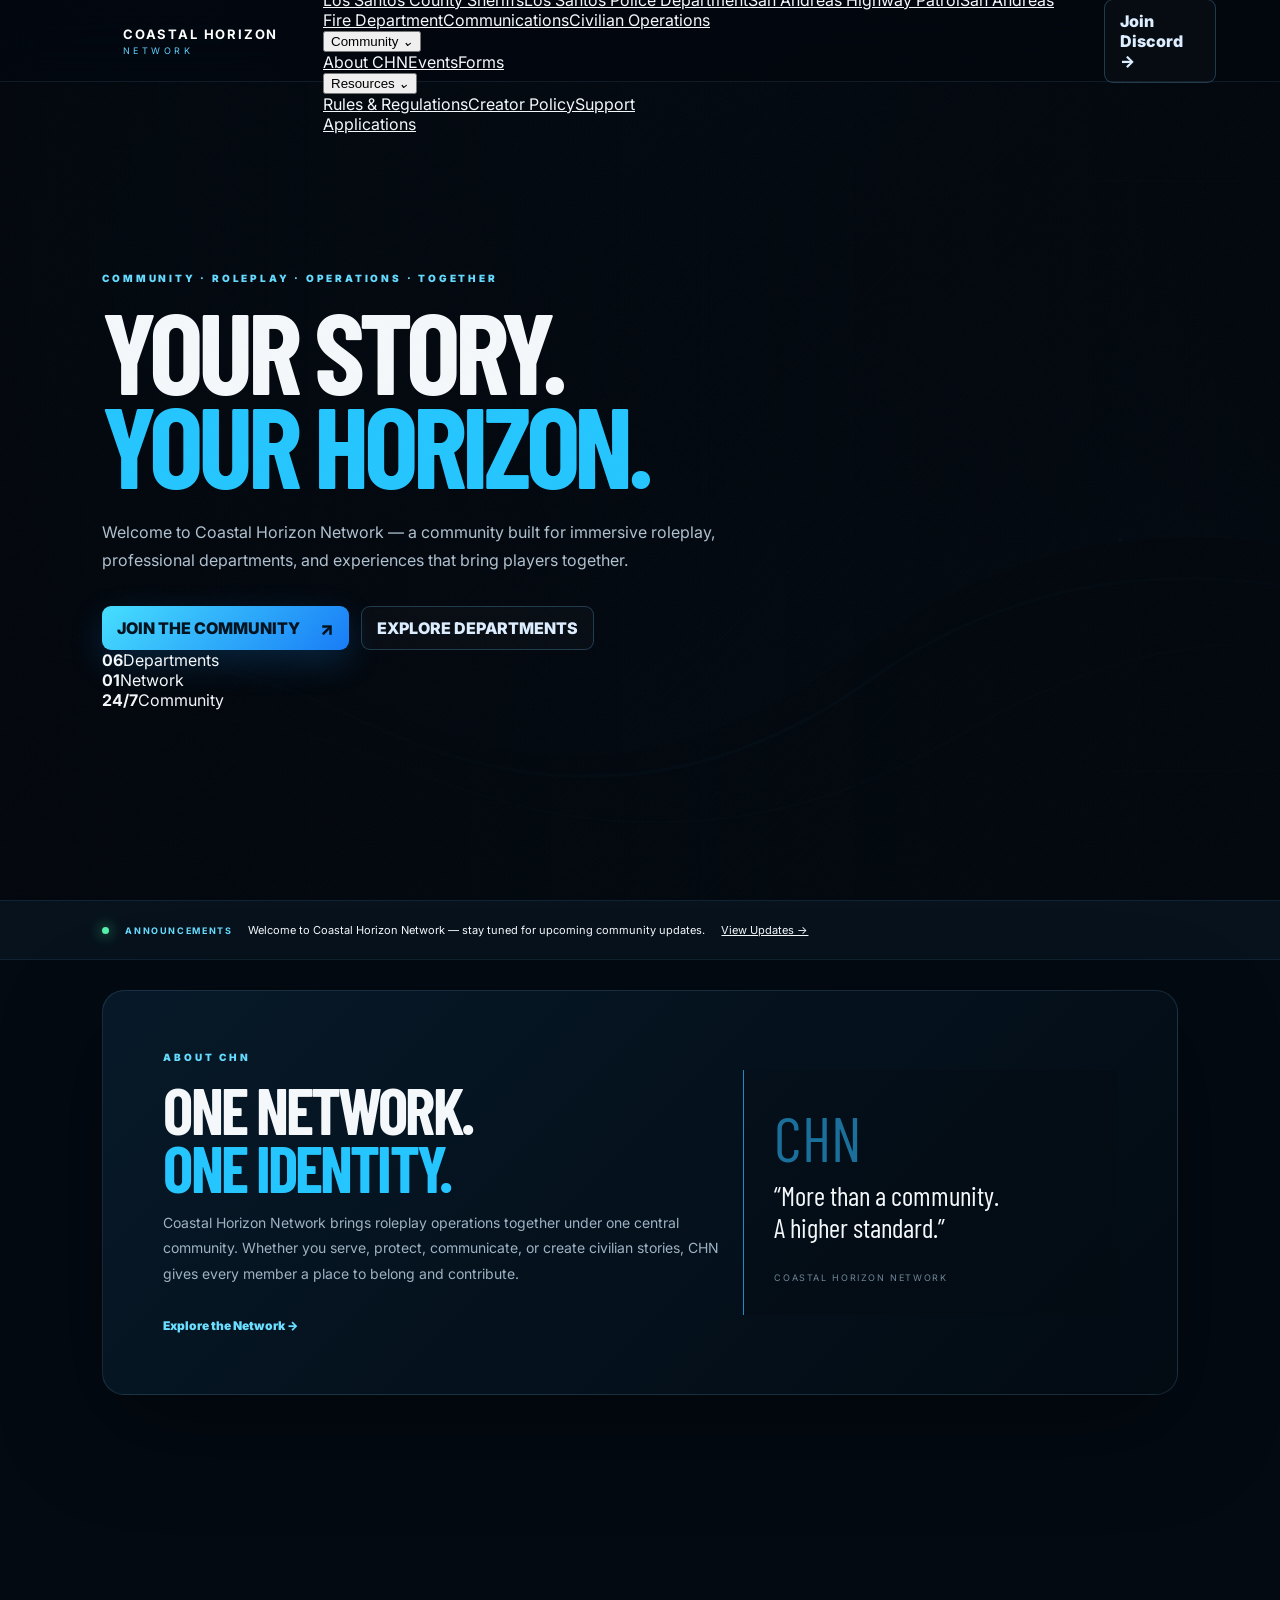
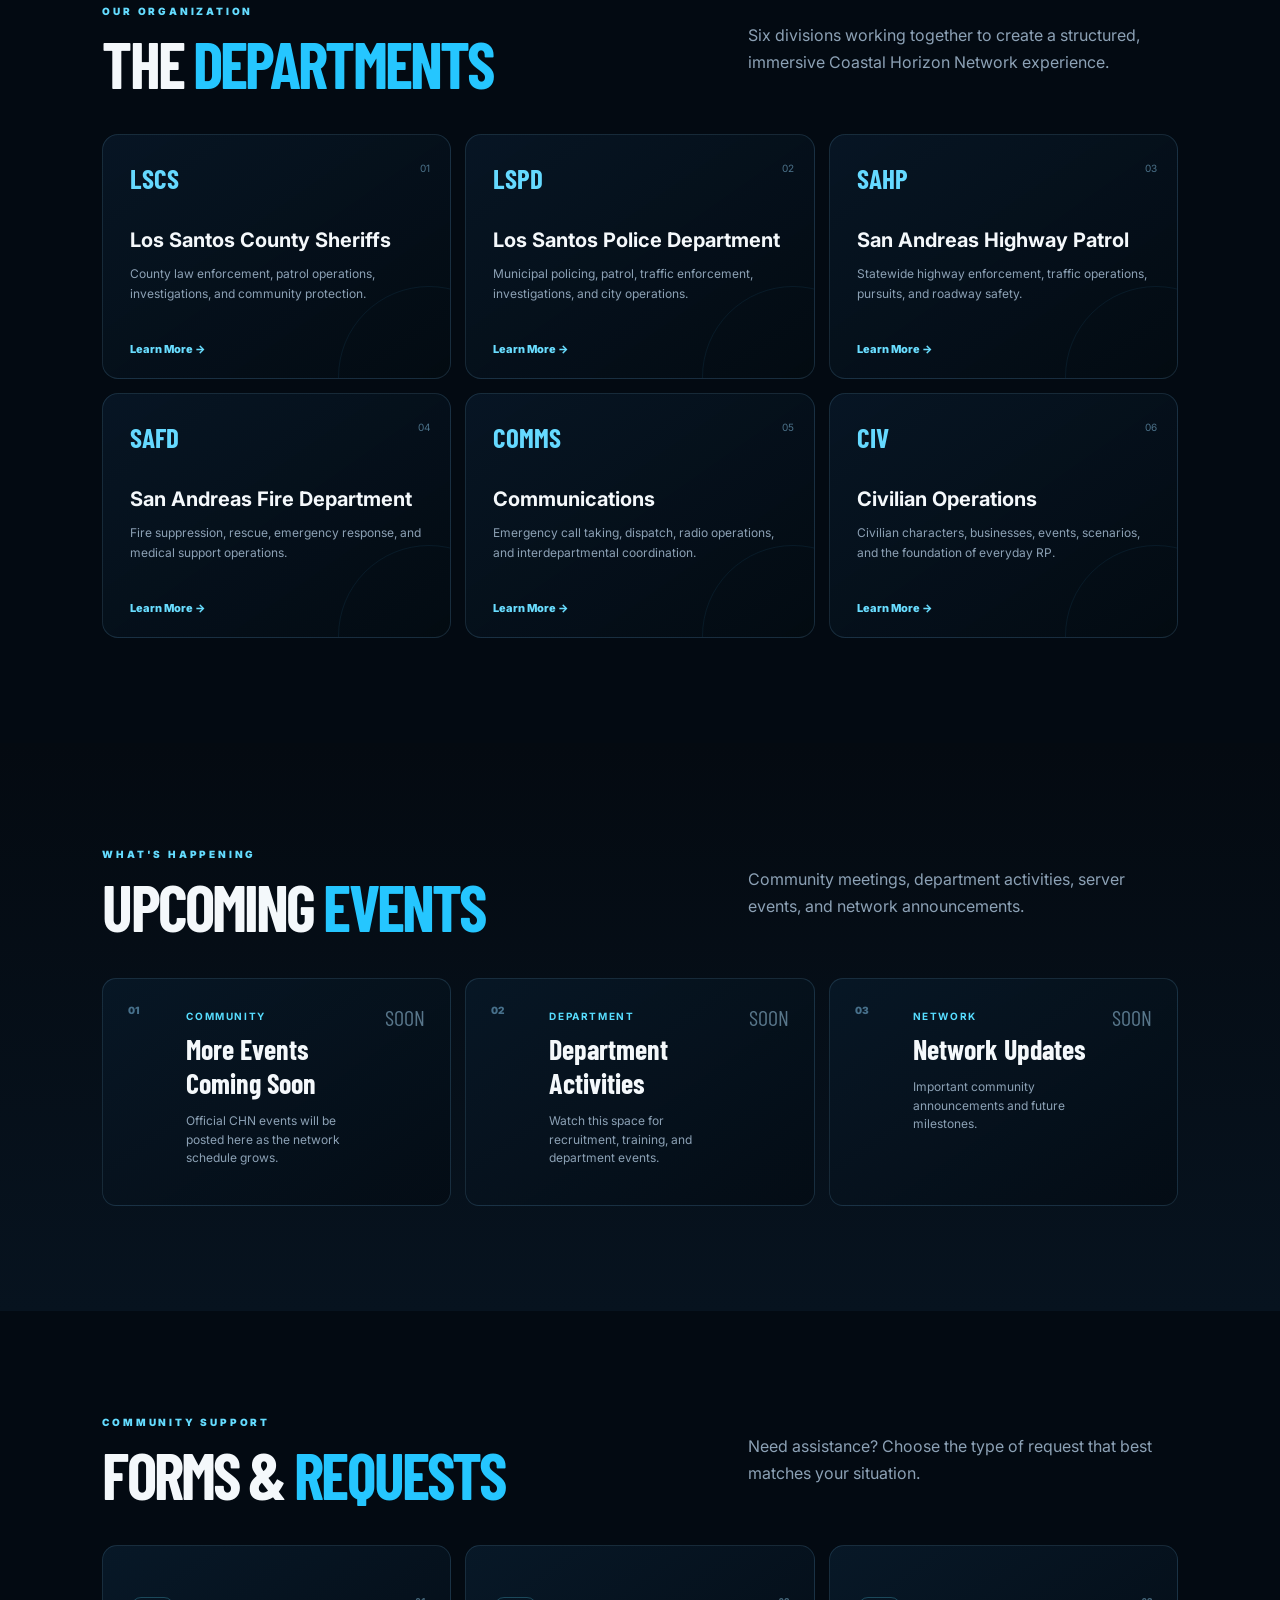
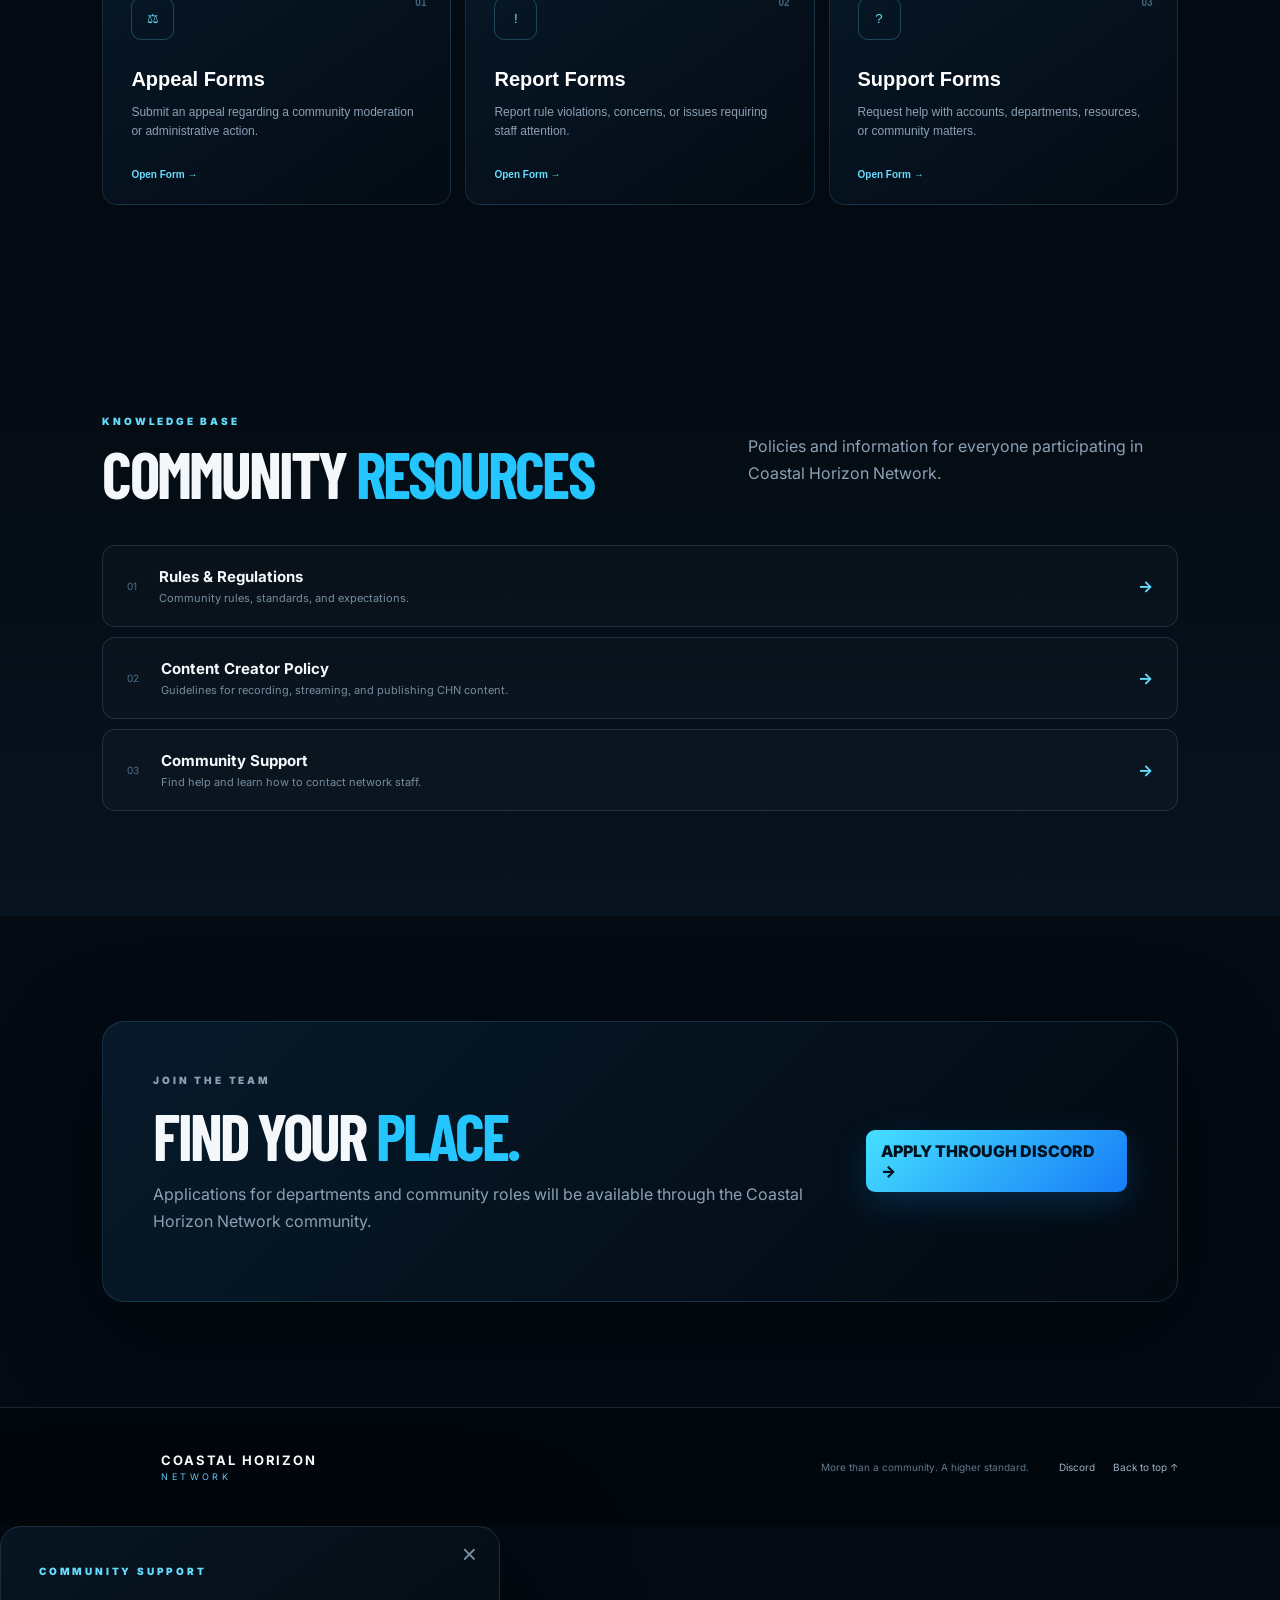
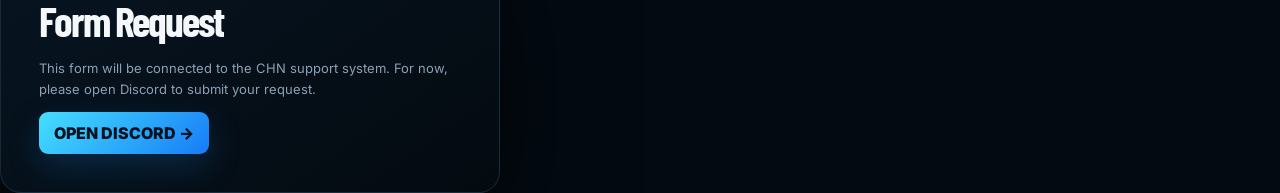
<file: index.html>
<!doctype html>
<html lang="en">
<head>
<meta charset="UTF-8"><meta name="viewport" content="width=device-width,initial-scale=1">
<meta name="theme-color" content="#06111f">
<meta name="description" content="Coastal Horizon Network — community roleplay network.">
<title>Coastal Horizon Network</title>
<link rel="icon" href="assets/network-logo.svg" type="image/svg+xml">
<link rel="preconnect" href="https://fonts.googleapis.com"><link rel="preconnect" href="https://fonts.gstatic.com" crossorigin>
<link href="https://fonts.googleapis.com/css2?family=Barlow+Condensed:wght@500;600;700;800&family=Inter:wght@400;500;600;700;800&display=swap" rel="stylesheet">
<link rel="stylesheet" href="styles.css">
</head>
<body>
<div class="bg"></div><div class="grain"></div>
<header class="header">
<a class="brand" href="#home"><img src="assets/network-logo.svg" alt="CHN"><span><b>COASTAL HORIZON</b><small>NETWORK</small></span></a>
<button class="mobile-menu" id="mobileMenu" aria-label="Open menu">☰</button>
<nav id="nav">
<a class="active" href="#home">Home</a>
<div class="dropdown"><button>Departments <i>⌄</i></button><div class="menu">
<a href="#departments">Los Santos County Sheriffs</a><a href="#departments">Los Santos Police Department</a><a href="#departments">San Andreas Highway Patrol</a><a href="#departments">San Andreas Fire Department</a><a href="#departments">Communications</a><a href="#departments">Civilian Operations</a>
</div></div>
<div class="dropdown"><button>Community <i>⌄</i></button><div class="menu"><a href="#about">About CHN</a><a href="#events">Events</a><a href="#forms">Forms</a></div></div>
<div class="dropdown"><button>Resources <i>⌄</i></button><div class="menu"><a href="#resources">Rules & Regulations</a><a href="#resources">Creator Policy</a><a href="#resources">Support</a></div></div>
<a href="#applications">Applications</a>
</nav>
<a class="login" href="https://discord.gg/7UMEmB86nq" target="_blank" rel="noreferrer">Join Discord <span>→</span></a>
</header>

<main>
<section id="home" class="hero">
<div class="hero-copy"><p class="eyebrow">COMMUNITY · ROLEPLAY · OPERATIONS · TOGETHER</p>
<h1>YOUR STORY.<br><strong>YOUR HORIZON.</strong></h1>
<p class="lead">Welcome to Coastal Horizon Network — a community built for immersive roleplay, professional departments, and experiences that bring players together.</p>
<div class="actions"><a class="btn primary" href="https://discord.gg/7UMEmB86nq" target="_blank">JOIN THE COMMUNITY <span>↗</span></a><a class="btn outline" href="#departments">EXPLORE DEPARTMENTS</a></div>
<div class="stats"><div><b>06</b><span>Departments</span></div><div><b>01</b><span>Network</span></div><div><b>24/7</b><span>Community</span></div></div>
</div><div class="hero-mark"><div class="orbit"></div><img src="assets/network-logo.svg" alt="Coastal Horizon Network"></div>
</section>

<section class="announcement"><span class="pulse"></span><b>ANNOUNCEMENTS</b><p id="announcementText">Welcome to Coastal Horizon Network — stay tuned for upcoming community updates.</p><a href="#events">View Updates →</a></section>

<section id="about" class="section about"><div class="about-panel"><div><p class="eyebrow">ABOUT CHN</p><h2>ONE NETWORK.<br><strong>ONE IDENTITY.</strong></h2><p>Coastal Horizon Network brings roleplay operations together under one central community. Whether you serve, protect, communicate, or create civilian stories, CHN gives every member a place to belong and contribute.</p><a class="text-link" href="#departments">Explore the Network →</a></div><div class="quote"><span>CHN</span><p>“More than a community.<br>A higher standard.”</p><small>COASTAL HORIZON NETWORK</small></div></div></section>

<section id="departments" class="section"><div class="section-title"><div><p class="eyebrow">OUR ORGANIZATION</p><h2>THE <strong>DEPARTMENTS</strong></h2></div><p>Six divisions working together to create a structured, immersive Coastal Horizon Network experience.</p></div>
<div class="cards dept">
<article><i>01</i><b>LSCS</b><h3>Los Santos County Sheriffs</h3><p>County law enforcement, patrol operations, investigations, and community protection.</p><a href="#applications">Learn More →</a></article>
<article><i>02</i><b>LSPD</b><h3>Los Santos Police Department</h3><p>Municipal policing, patrol, traffic enforcement, investigations, and city operations.</p><a href="#applications">Learn More →</a></article>
<article><i>03</i><b>SAHP</b><h3>San Andreas Highway Patrol</h3><p>Statewide highway enforcement, traffic operations, pursuits, and roadway safety.</p><a href="#applications">Learn More →</a></article>
<article><i>04</i><b>SAFD</b><h3>San Andreas Fire Department</h3><p>Fire suppression, rescue, emergency response, and medical support operations.</p><a href="#applications">Learn More →</a></article>
<article><i>05</i><b>COMMS</b><h3>Communications</h3><p>Emergency call taking, dispatch, radio operations, and interdepartmental coordination.</p><a href="#applications">Learn More →</a></article>
<article><i>06</i><b>CIV</b><h3>Civilian Operations</h3><p>Civilian characters, businesses, events, scenarios, and the foundation of everyday RP.</p><a href="#applications">Learn More →</a></article>
</div></section>

<section id="events" class="section dark"><div class="section-title"><div><p class="eyebrow">WHAT'S HAPPENING</p><h2>UPCOMING <strong>EVENTS</strong></h2></div><p>Community meetings, department activities, server events, and network announcements.</p></div>
<div class="event-grid"><article class="event"><span>01</span><div><b>COMMUNITY</b><h3>More Events Coming Soon</h3><p>Official CHN events will be posted here as the network schedule grows.</p></div><time>SOON</time></article><article class="event"><span>02</span><div><b>DEPARTMENT</b><h3>Department Activities</h3><p>Watch this space for recruitment, training, and department events.</p></div><time>SOON</time></article><article class="event"><span>03</span><div><b>NETWORK</b><h3>Network Updates</h3><p>Important community announcements and future milestones.</p></div><time>SOON</time></article></div></section>

<section id="forms" class="section"><div class="section-title"><div><p class="eyebrow">COMMUNITY SUPPORT</p><h2>FORMS & <strong>REQUESTS</strong></h2></div><p>Need assistance? Choose the type of request that best matches your situation.</p></div>
<div class="utility-grid"><button data-form="Appeal Forms"><b>01</b><span>⚖</span><h3>Appeal Forms</h3><p>Submit an appeal regarding a community moderation or administrative action.</p><strong>Open Form →</strong></button>
<button data-form="Report Forms"><b>02</b><span>!</span><h3>Report Forms</h3><p>Report rule violations, concerns, or issues requiring staff attention.</p><strong>Open Form →</strong></button>
<button data-form="Support Forms"><b>03</b><span>?</span><h3>Support Forms</h3><p>Request help with accounts, departments, resources, or community matters.</p><strong>Open Form →</strong></button></div></section>

<section id="resources" class="section dark"><div class="section-title"><div><p class="eyebrow">KNOWLEDGE BASE</p><h2>COMMUNITY <strong>RESOURCES</strong></h2></div><p>Policies and information for everyone participating in Coastal Horizon Network.</p></div>
<div class="resource-list"><a href="#resources"><span>01</span><div><b>Rules & Regulations</b><small>Community rules, standards, and expectations.</small></div><strong>→</strong></a><a href="#resources"><span>02</span><div><b>Content Creator Policy</b><small>Guidelines for recording, streaming, and publishing CHN content.</small></div><strong>→</strong></a><a href="#resources"><span>03</span><div><b>Community Support</b><small>Find help and learn how to contact network staff.</small></div><strong>→</strong></a></div></section>

<section id="applications" class="section locked-section"><div class="lock-card"><div><p class="eyebrow">JOIN THE TEAM</p><h2>FIND YOUR <strong>PLACE.</strong></h2><p>Applications for departments and community roles will be available through the Coastal Horizon Network community.</p></div><a class="btn primary" href="https://discord.gg/7UMEmB86nq" target="_blank">APPLY THROUGH DISCORD →</a></div></section>
</main>

<footer><div class="footer-main"><a class="brand" href="#home"><img src="assets/network-logo.svg" alt="CHN"><span><b>COASTAL HORIZON</b><small>NETWORK</small></span></a><p>More than a community. A higher standard.</p><div class="social"><a href="https://discord.gg/7UMEmB86nq" target="_blank">Discord</a><a href="#home">Back to top ↑</a></div></div><div class="footer-bottom"><span>© 2026 Coastal Horizon Network</span><span>Community · Roleplay · Operations · Together</span></div></footer>

<div class="modal" id="modal"><button class="x" id="closeModal">×</button><p class="eyebrow">COMMUNITY SUPPORT</p><h2 id="modalTitle">Form Request</h2><p id="modalText">This form will be connected to the CHN support system. For now, please open Discord to submit your request.</p><a class="btn primary" href="https://discord.gg/7UMEmB86nq" target="_blank">OPEN DISCORD →</a></div>
<script src="chn-site.js"></script>
</body></html>
</file>
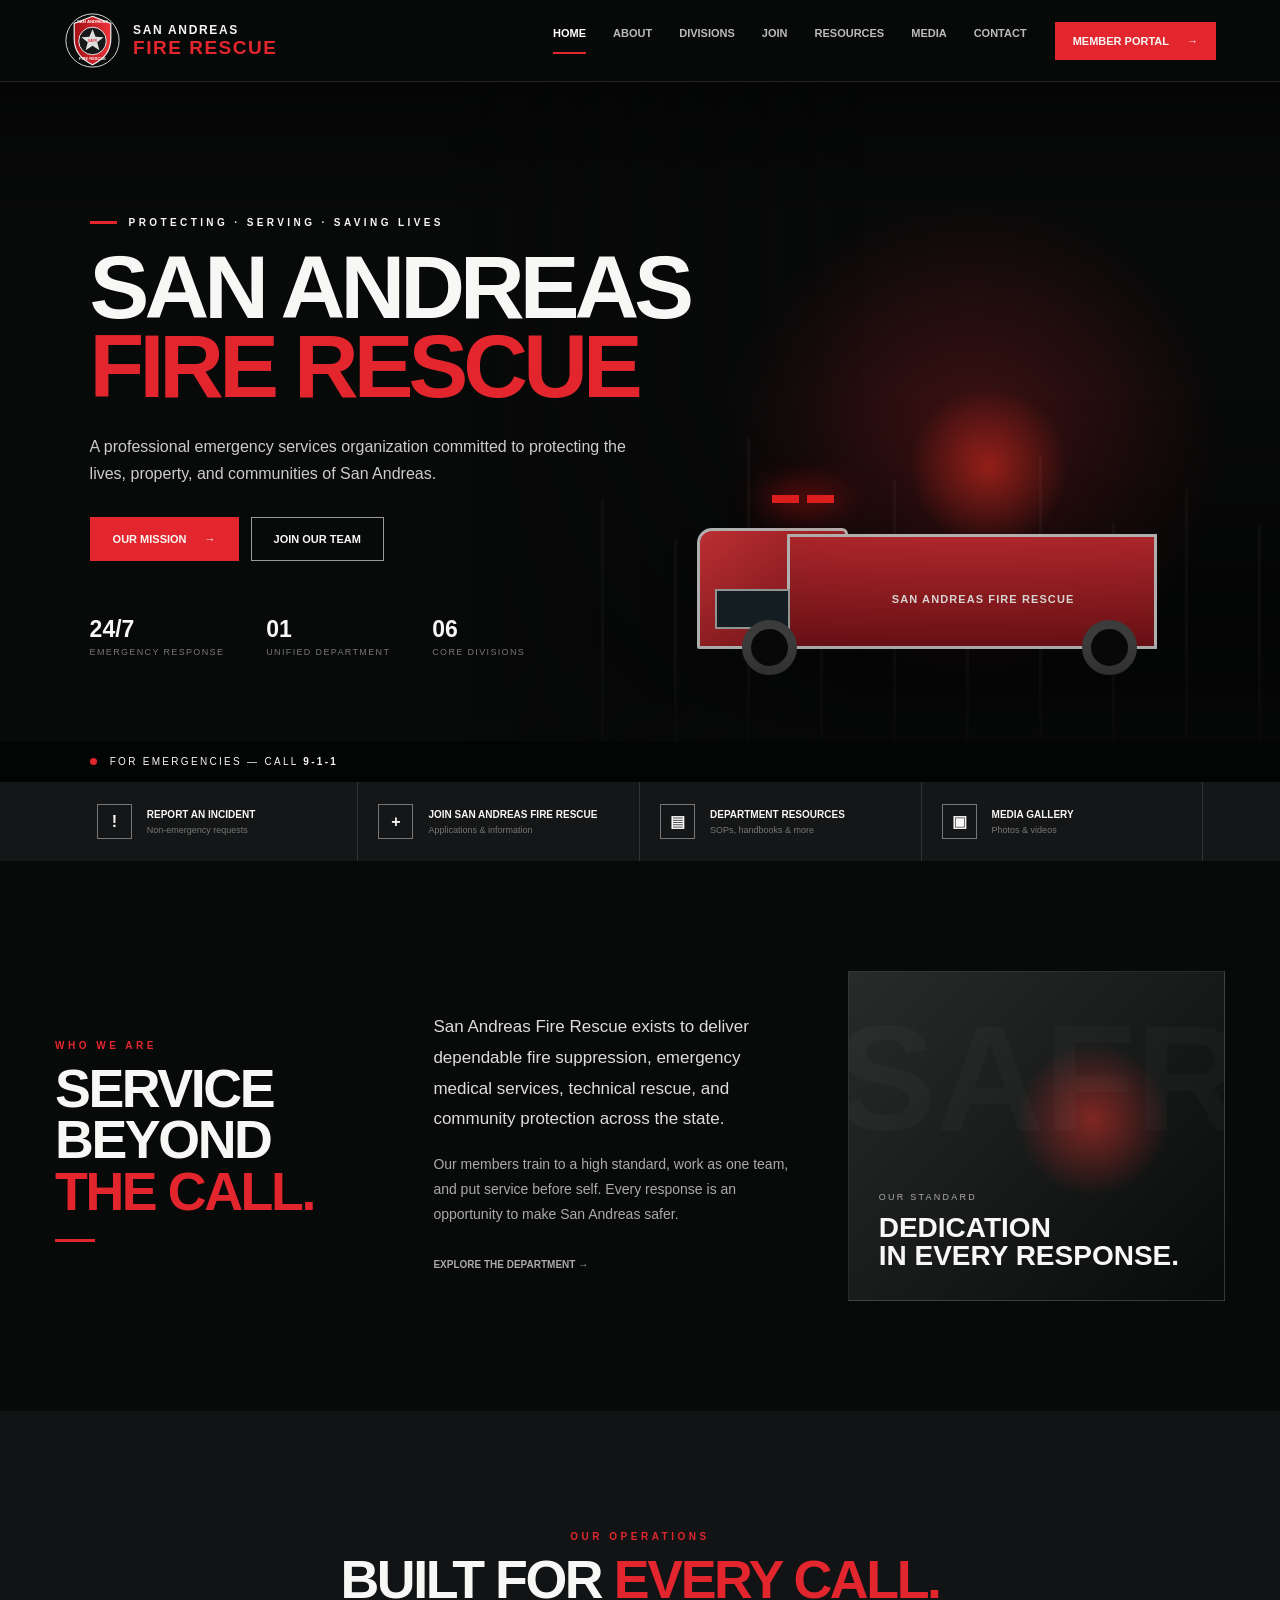
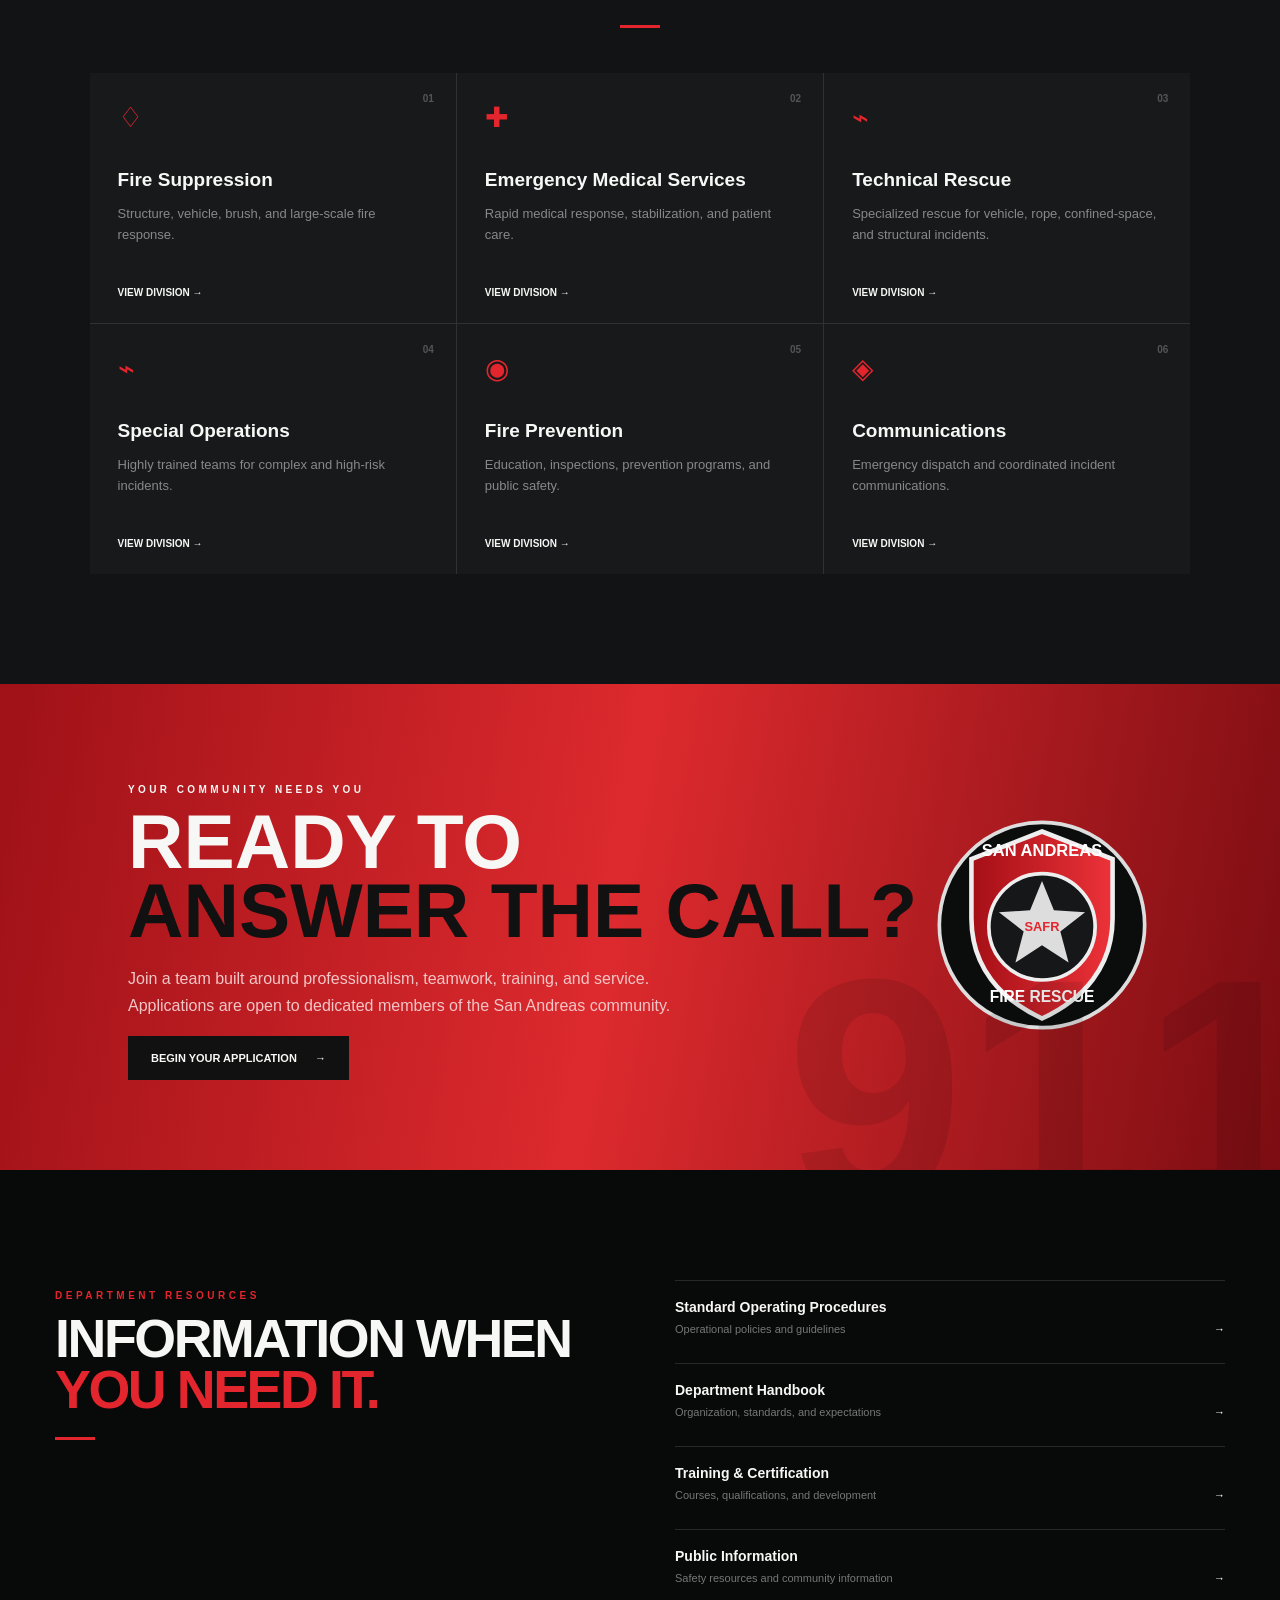
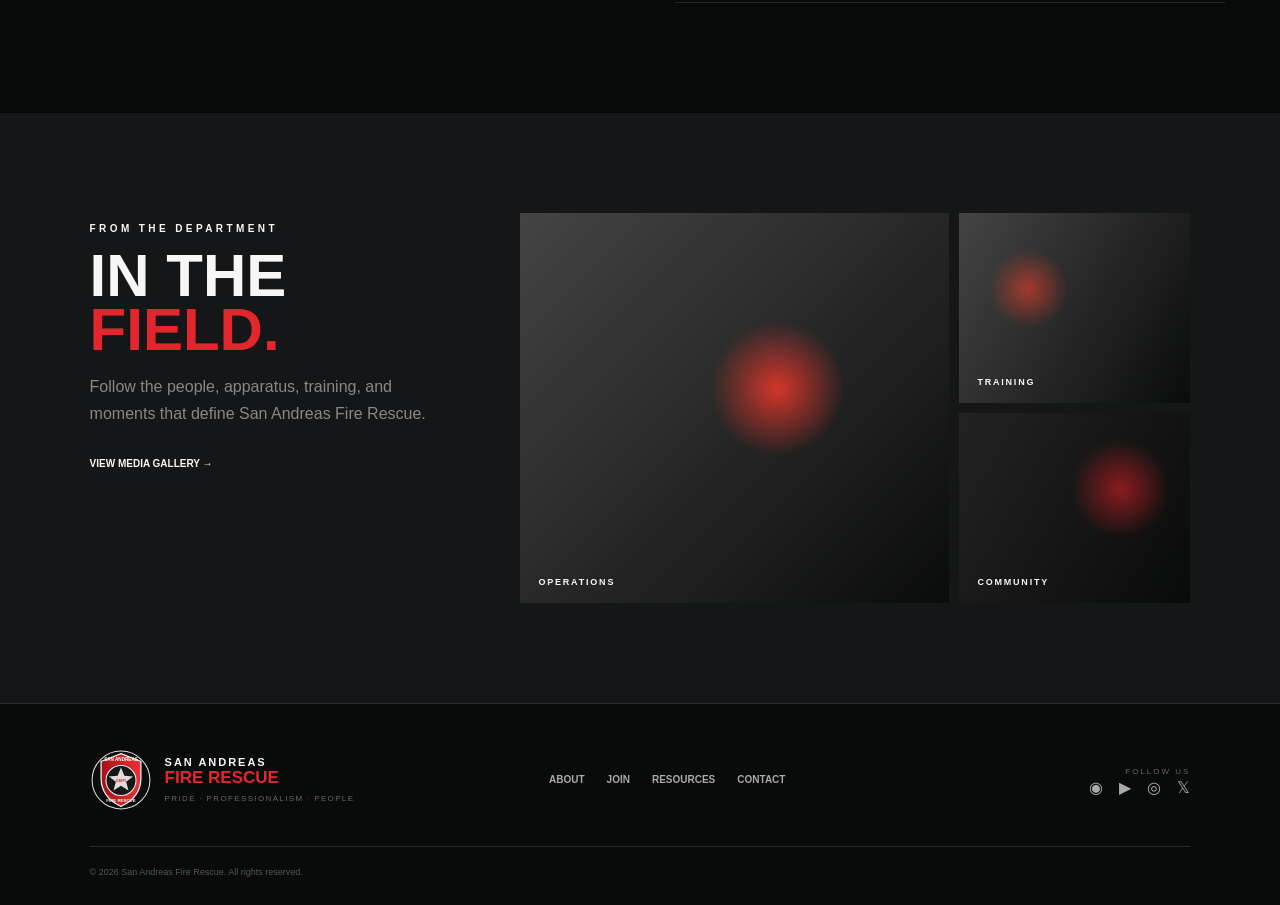
<file: safr/index.html>
<!doctype html>
<html lang="en">
<head>
  <meta charset="UTF-8">
  <meta name="viewport" content="width=device-width,initial-scale=1">
  <meta name="theme-color" content="#090909">
  <meta name="description" content="San Andreas Fire Rescue — protecting life, property and community.">
  <title>San Andreas Fire Rescue</title>
  <link rel="icon" href="assets/safr-mark.svg" type="image/svg+xml">
  <link rel="stylesheet" href="styles.css">
</head>
<body>
  <header class="header">
    <a class="brand" href="#home"><img src="assets/safr-mark.svg" alt="San Andreas Fire Rescue crest"><span><b>SAN ANDREAS</b><strong>FIRE RESCUE</strong></span></a>
    <nav><a class="active" href="#home">Home</a><a href="#about">About</a><a href="#divisions">Divisions</a><a href="#join">Join</a><a href="#resources">Resources</a><a href="#media">Media</a><a href="#contact">Contact</a></nav>
    <a class="portal" href="#portal">Member Portal <span>→</span></a>
    <button class="menu" aria-label="Open menu">☰</button>
  </header>

  <main>
    <section id="home" class="hero">
      <div class="hero-overlay"></div><div class="scanlines"></div>
      <div class="hero-copy">
        <p class="kicker"><i></i> PROTECTING · SERVING · SAVING LIVES</p>
        <h1>SAN ANDREAS<br><em>FIRE RESCUE</em></h1>
        <p class="lead">A professional emergency services organization committed to protecting the lives, property, and communities of San Andreas.</p>
        <div class="actions"><a class="btn red" href="#about">Our Mission <span>→</span></a><a class="btn outline" href="#join">Join Our Team</a></div>
        <div class="stats"><div><b>24/7</b><small>Emergency Response</small></div><div><b>01</b><small>Unified Department</small></div><div><b>06</b><small>Core Divisions</small></div></div>
      </div>
      <div class="hero-visual" aria-hidden="true"><div class="city"></div><div class="truck"><span class="light l1"></span><span class="light l2"></span><div class="cab"></div><div class="body"></div><div class="wheel w1"></div><div class="wheel w2"></div></div><div class="beam"></div></div>
      <div class="emergency"><span></span> FOR EMERGENCIES — CALL <b>9-1-1</b></div>
    </section>

    <section class="quick"><a href="#contact"><span class="ico">!</span><div><b>REPORT AN INCIDENT</b><small>Non-emergency requests</small></div></a><a href="#join"><span class="ico">+</span><div><b>JOIN SAN ANDREAS FIRE RESCUE</b><small>Applications & information</small></div></a><a href="#resources"><span class="ico">▤</span><div><b>DEPARTMENT RESOURCES</b><small>SOPs, handbooks & more</small></div></a><a href="#media"><span class="ico">▣</span><div><b>MEDIA GALLERY</b><small>Photos & videos</small></div></a></section>

    <section id="about" class="section about"><div class="heading"><p>WHO WE ARE</p><h2>SERVICE BEYOND<br><em>THE CALL.</em></h2><span></span></div><div class="about-copy"><p>San Andreas Fire Rescue exists to deliver dependable fire suppression, emergency medical services, technical rescue, and community protection across the state.</p><p>Our members train to a high standard, work as one team, and put service before self. Every response is an opportunity to make San Andreas safer.</p><a class="text-link" href="#divisions">Explore the Department →</a></div><div class="mission-card"><div class="fire-glow"></div><div><small>OUR STANDARD</small><h3>DEDICATION<br>IN EVERY RESPONSE.</h3></div></div></section>

    <section id="divisions" class="section dark"><div class="heading center"><p>OUR OPERATIONS</p><h2>BUILT FOR <em>EVERY CALL.</em></h2><span></span></div><div class="division-grid"><article><b>01</b><i>♢</i><h3>Fire Suppression</h3><p>Structure, vehicle, brush, and large-scale fire response.</p><a href="#resources">View Division →</a></article><article><b>02</b><i>✚</i><h3>Emergency Medical Services</h3><p>Rapid medical response, stabilization, and patient care.</p><a href="#resources">View Division →</a></article><article><b>03</b><i>⌁</i><h3>Technical Rescue</h3><p>Specialized rescue for vehicle, rope, confined-space, and structural incidents.</p><a href="#resources">View Division →</a></article><article><b>04</b><i>⌁</i><h3>Special Operations</h3><p>Highly trained teams for complex and high-risk incidents.</p><a href="#resources">View Division →</a></article><article><b>05</b><i>◉</i><h3>Fire Prevention</h3><p>Education, inspections, prevention programs, and public safety.</p><a href="#resources">View Division →</a></article><article><b>06</b><i>◈</i><h3>Communications</h3><p>Emergency dispatch and coordinated incident communications.</p><a href="#resources">View Division →</a></article></div></section>

    <section id="join" class="join"><div><p class="eyebrow">YOUR COMMUNITY NEEDS YOU</p><h2>READY TO<br><em>ANSWER THE CALL?</em></h2><p>Join a team built around professionalism, teamwork, training, and service. Applications are open to dedicated members of the San Andreas community.</p><a class="btn red" href="#portal">Begin Your Application <span>→</span></a></div><div class="join-mark"><img src="assets/safr-mark.svg" alt=""></div></section>

    <section id="resources" class="section resources"><div class="heading"><p>DEPARTMENT RESOURCES</p><h2>INFORMATION WHEN<br><em>YOU NEED IT.</em></h2><span></span></div><div class="resource-list"><a href="#"><b>Standard Operating Procedures</b><small>Operational policies and guidelines <span>→</span></small></a><a href="#"><b>Department Handbook</b><small>Organization, standards, and expectations <span>→</span></small></a><a href="#"><b>Training & Certification</b><small>Courses, qualifications, and development <span>→</span></small></a><a href="#"><b>Public Information</b><small>Safety resources and community information <span>→</span></small></a></div></section>

    <section id="media" class="media"><div class="media-intro"><p class="eyebrow">FROM THE DEPARTMENT</p><h2>IN THE<br><em>FIELD.</em></h2><p>Follow the people, apparatus, training, and moments that define San Andreas Fire Rescue.</p><a class="text-link" href="#">View Media Gallery →</a></div><div class="media-grid"><div class="media-photo p1"><span>OPERATIONS</span></div><div class="media-photo p2"><span>TRAINING</span></div><div class="media-photo p3"><span>COMMUNITY</span></div></div></section>
  </main>

  <footer id="contact"><div class="footer-brand"><img src="assets/safr-mark.svg" alt=""><div><b>SAN ANDREAS</b><strong>FIRE RESCUE</strong><small>PRIDE · PROFESSIONALISM · PEOPLE</small></div></div><div class="footer-links"><a href="#about">About</a><a href="#join">Join</a><a href="#resources">Resources</a><a href="#contact">Contact</a></div><div class="footer-social"><span>FOLLOW US</span><div>◉　▶　◎　𝕏</div></div><div class="copyright">© 2026 San Andreas Fire Rescue. All rights reserved.</div></footer>
  <script src="app.js"></script>
</body>
</html>
</file>
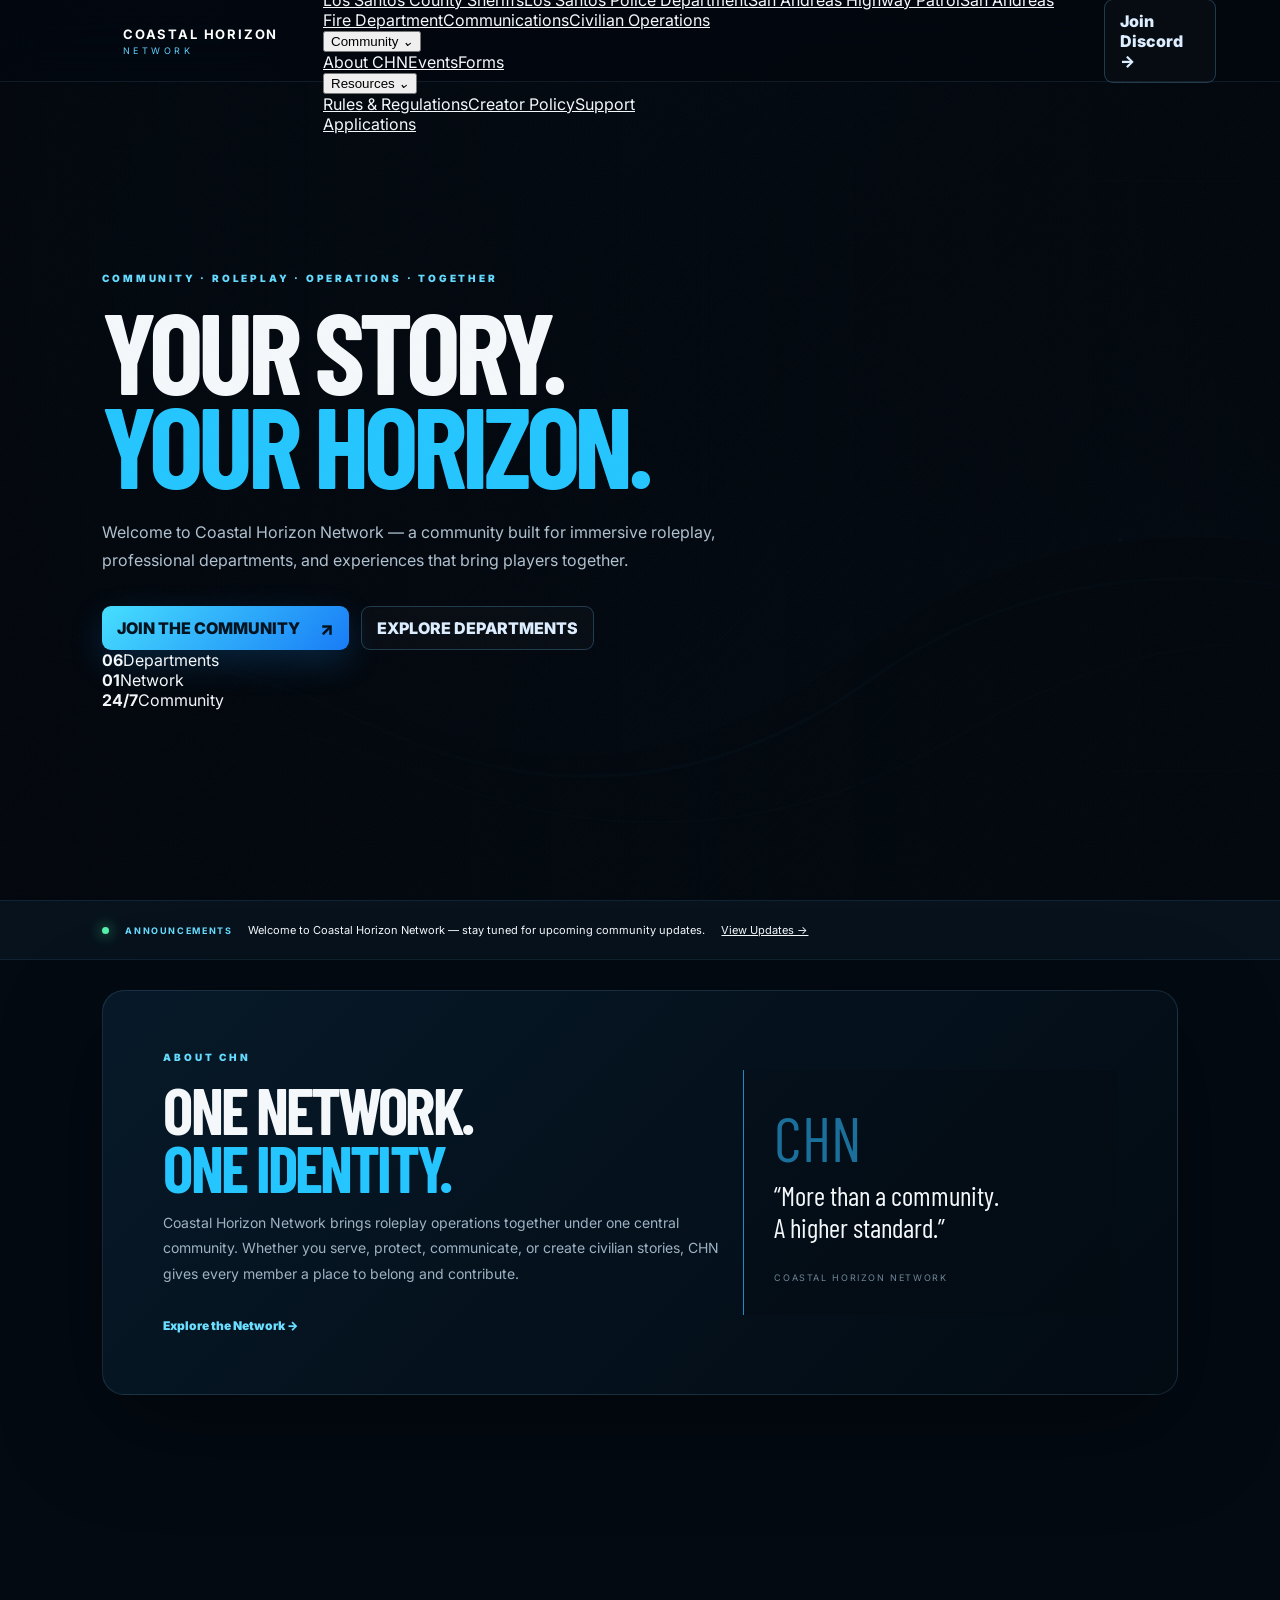
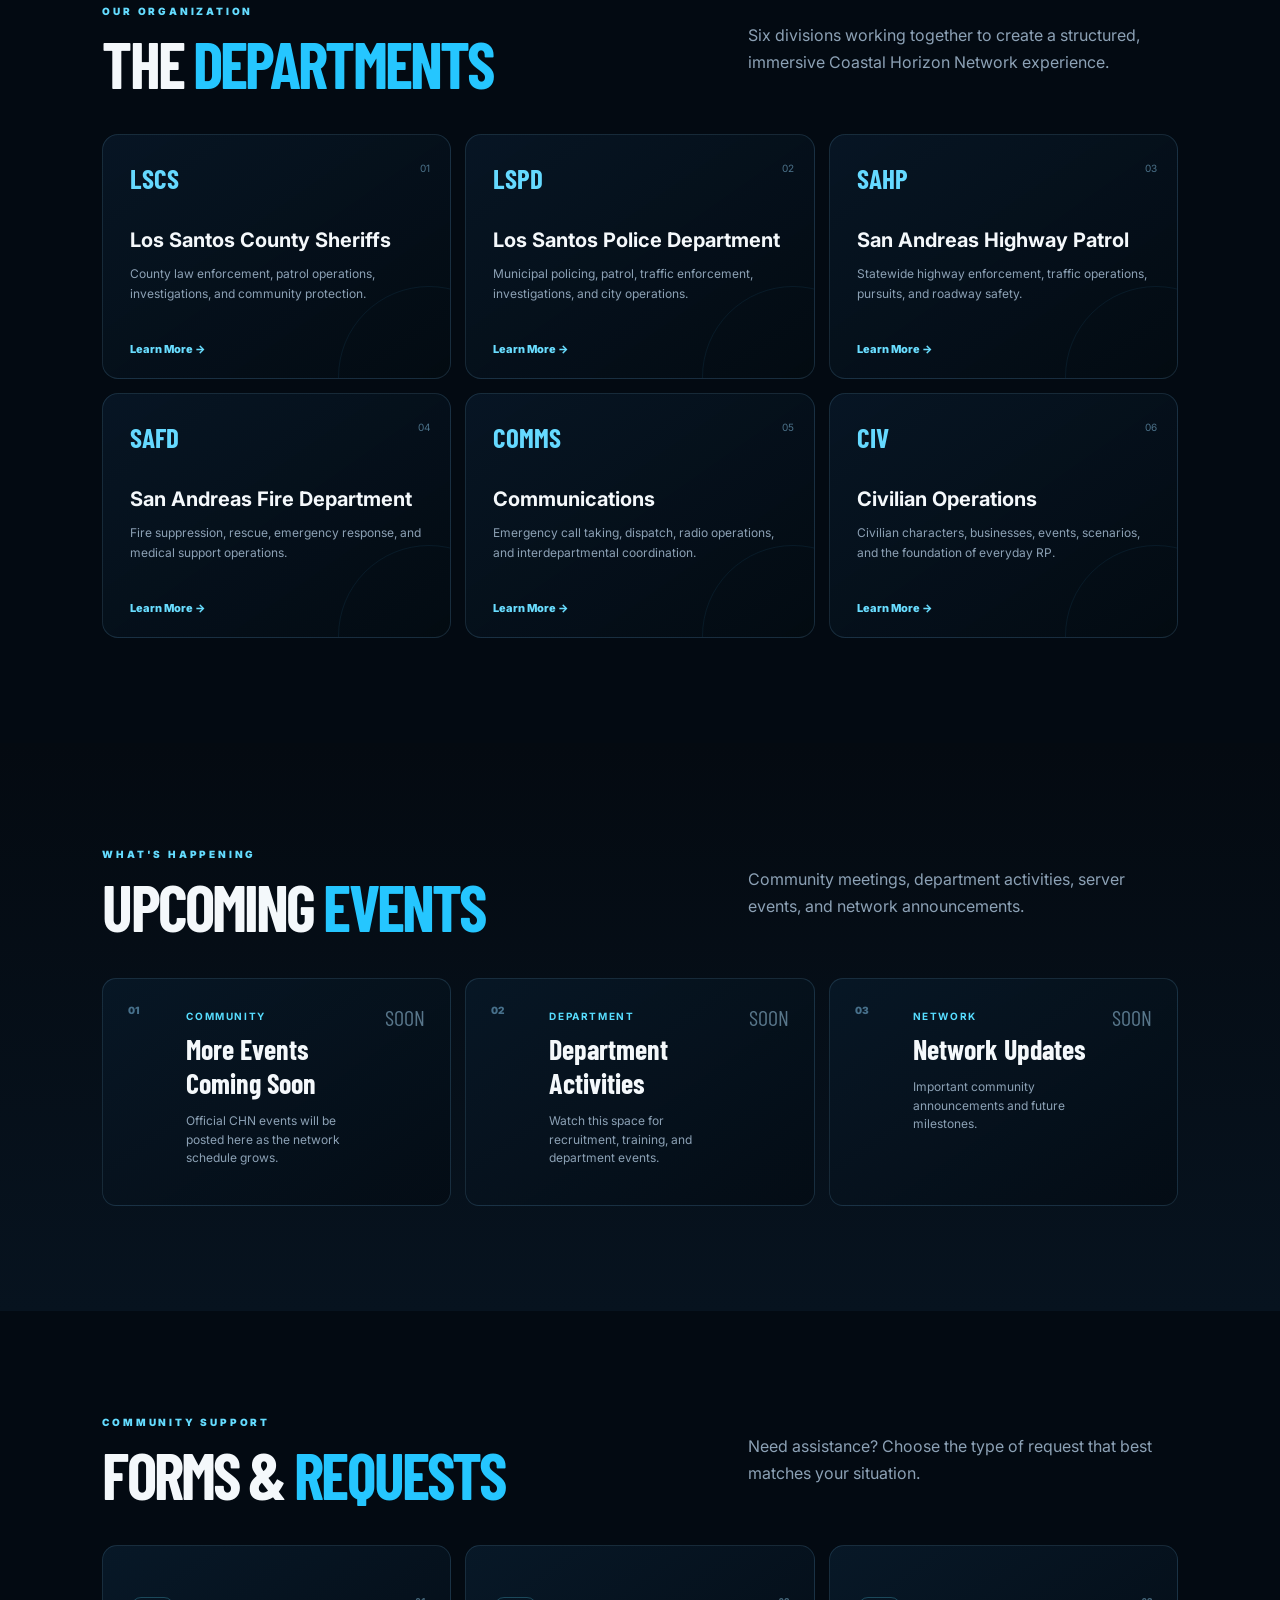
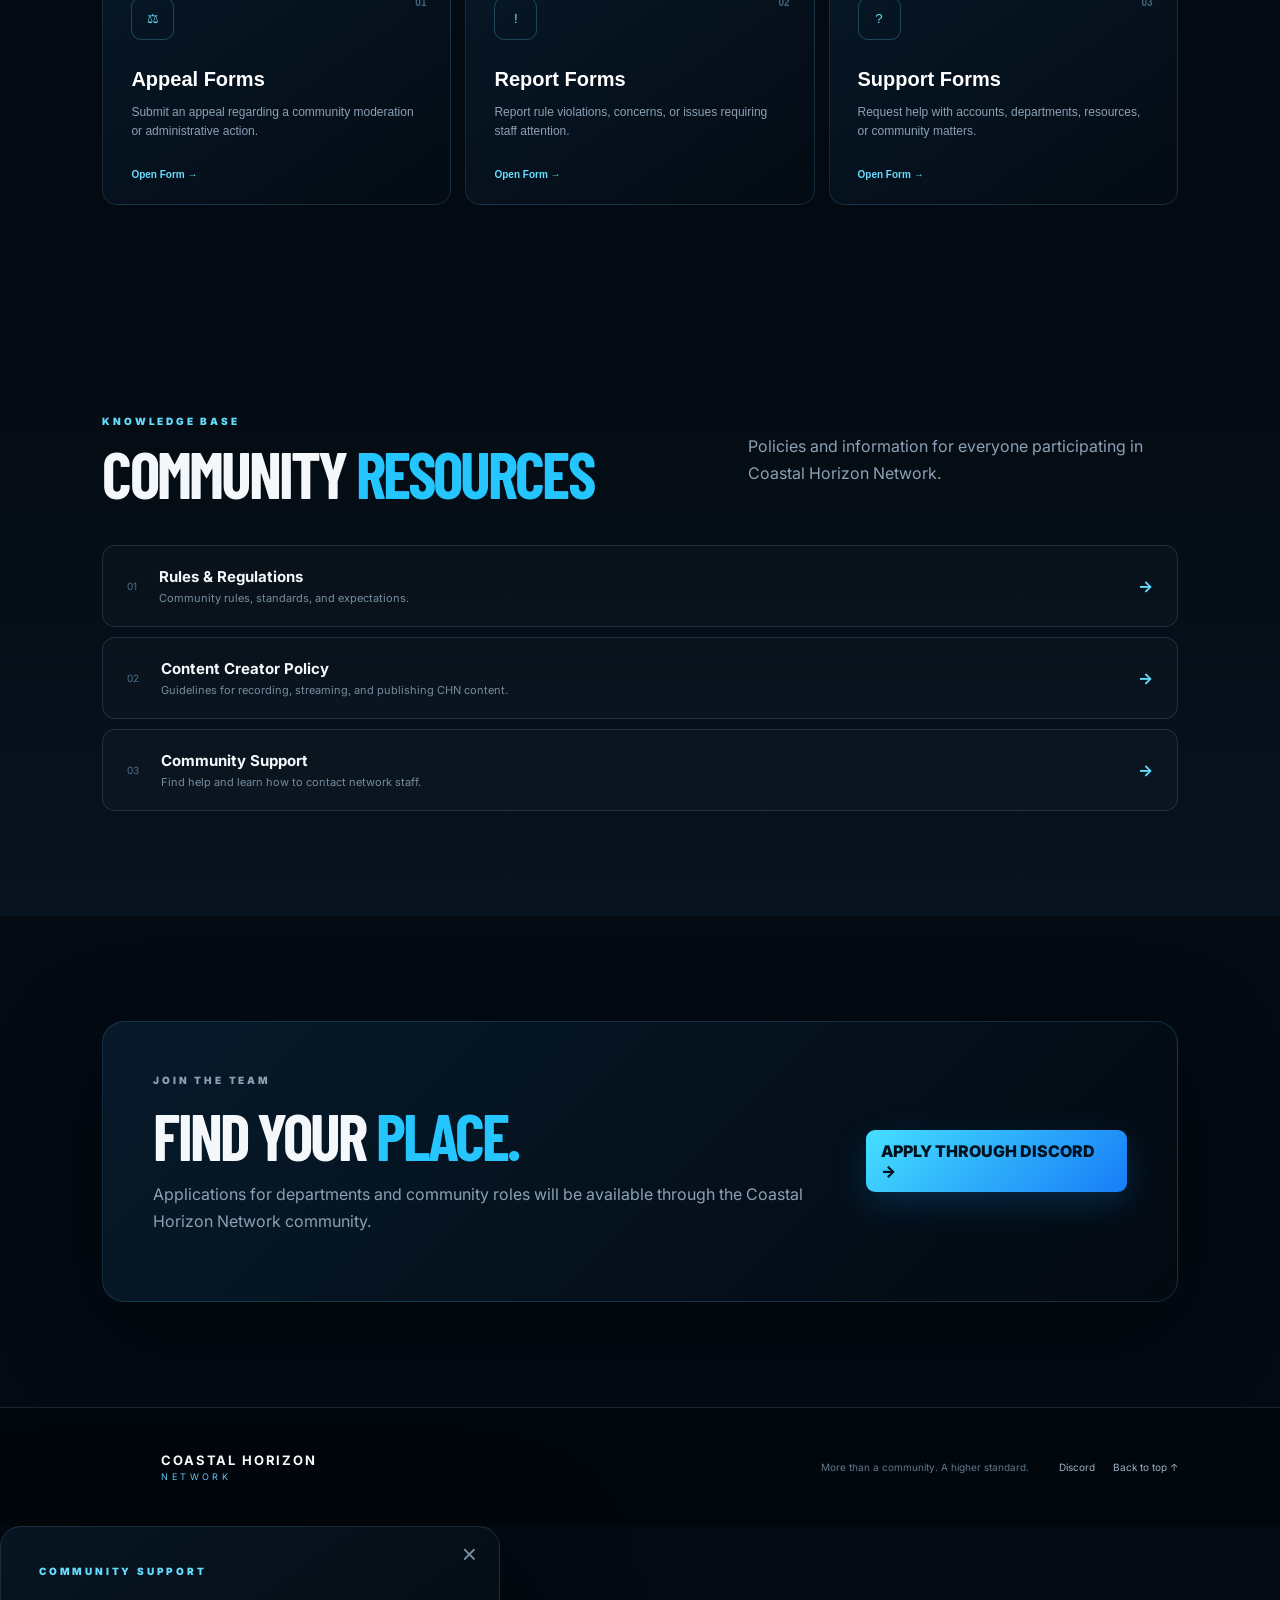
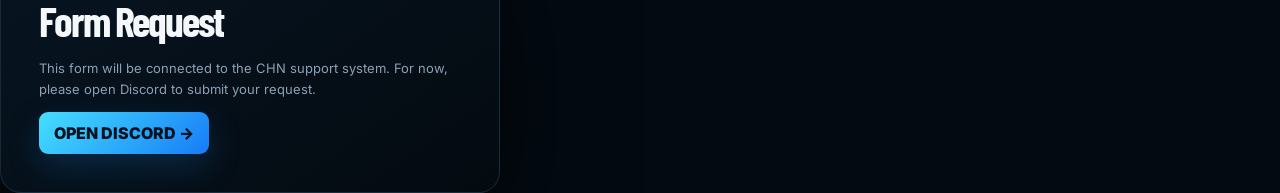
<file: dashboard.html>
<!doctype html><html lang="en"><head><meta charset="UTF-8"><meta name="viewport" content="width=device-width,initial-scale=1"><meta name="theme-color" content="#040a12"><title>Member Dashboard | Coastal Horizon Network</title><link rel="icon" href="assets/logo.svg" type="image/svg+xml"><link rel="stylesheet" href="styles.css"></head><body><header class="site-header"><a class="brand" href="index.html"><img src="assets/logo.svg" alt=""><span><b>COASTAL HORIZON</b><small>NETWORK</small></span></a><button class="nav-login" id="logout">Log Out</button></header><main><section class="section" style="padding-top:120px;min-height:75vh"><p class="eyebrow">MEMBER PORTAL</p><h1 style="font-size:clamp(48px,7vw,84px);max-width:850px">Welcome, <strong id="name">Member.</strong></h1><p style="max-width:650px;color:var(--muted);font-size:17px;line-height:1.7">Your account is connected to the Coastal Horizon Network member system. This dashboard is the foundation for departments, applications, staff access, and community tools.</p><div class="resource-grid" style="margin-top:45px"><div><b id="memberId">CHN-000000</b><span>Member ID</span></div><div><b>ACTIVE</b><span>Account Status</span></div><div><b id="department">Not Assigned</b><span>Primary Department</span></div><div><b id="staff">No</b><span>Staff Status</span></div></div></section></main><footer><div class="footer-brand"><img src="assets/logo.svg" alt=""><div><b>COASTAL HORIZON</b><small>NETWORK</small></div></div><span>© 2026 Coastal Horizon Network</span></footer><script>const m=JSON.parse(localStorage.getItem('chn_member')||'null');if(!m)location.href='index.html';else{document.querySelector('#name').textContent=(m.displayName||'Member')+'.';document.querySelector('#memberId').textContent=m.memberID||'CHN-000000';document.querySelector('#department').textContent=m.primaryDepartment||'Not Assigned';document.querySelector('#staff').textContent=m.staffStatus||'No'}document.querySelector('#logout').onclick=()=>{localStorage.removeItem('chn_member');location.href='index.html'};</script></body></html>
</file>
<file: styles.css>
@import url('https://fonts.googleapis.com/css2?family=Barlow+Condensed:wght@500;600;700;800&family=Inter:wght@400;500;600;700;800&display=swap');:root{--bg:#030a12;--panel:#071421;--panel2:#0b1c2c;--line:rgba(125,191,235,.16);--text:#f4f8fb;--muted:#8ca1b5;--blue:#19a9ff;--cyan:#57ddff;--shadow:0 30px 100px rgba(0,0,0,.4)}*{box-sizing:border-box}html{scroll-behavior:smooth}body{margin:0;background:var(--bg);color:var(--text);font-family:Inter,Arial,sans-serif}body.locked{overflow:hidden}.bg{position:fixed;inset:0;background:linear-gradient(90deg,rgba(3,10,18,.9),rgba(3,10,18,.68)),url('assets/background.svg') center/cover no-repeat;z-index:-3}.grain{position:fixed;inset:0;opacity:.025;pointer-events:none;z-index:20;background-image:url("data:image/svg+xml,%3Csvg xmlns='http://www.w3.org/2000/svg' width='180' height='180'%3E%3Cfilter id='n'%3E%3CfeTurbulence type='fractalNoise' baseFrequency='.8' numOctaves='3'/%3E%3C/filter%3E%3Crect width='100%25' height='100%25' filter='url(%23n)'/%3E%3C/svg%3E")}a{color:inherit}.header{height:82px;position:sticky;top:0;z-index:60;display:flex;align-items:center;justify-content:space-between;gap:24px;padding:0 5vw;background:rgba(3,8,14,.86);backdrop-filter:blur(20px);border-bottom:1px solid rgba(135,202,244,.1)}.brand{display:flex;align-items:center;gap:11px;min-width:235px;text-decoration:none;color:#fff}.brand img{width:48px;height:48px;object-fit:contain}.brand span{display:flex;flex-direction:column}.brand b{font-size:13px;letter-spacing:.14em}.brand small{font-size:9px;letter-spacing:.38em;color:#62cfff;margin-top:3px}.nav{display:flex;align-items:center;gap:18px}.nav>a,.nav button{border:0;background:none;color:#9fb3c5;font-size:11px;font-weight:850;letter-spacing:.04em;cursor:pointer;text-decoration:none}.nav>a:hover,.nav button:hover{color:#fff}.dropdown{position:relative}.dropdown-menu{position:absolute;display:none;top:32px;left:50%;transform:translateX(-50%);width:230px;padding:9px;background:#07131f;border:1px solid var(--line);border-radius:13px;box-shadow:var(--shadow)}.dropdown-menu.open{display:grid}.dropdown-menu a{padding:11px 12px;border-radius:8px;color:#b9cad9;font-size:11px;text-decoration:none}.dropdown-menu a:hover{background:rgba(55,179,255,.08);color:#fff}.dropdown-menu i,.dropdown-menu em{float:right;color:#6d8295;font-style:normal;font-size:9px}.header-actions{display:flex;gap:9px;align-items:center}.login,.outline,.join,.btn{border-radius:9px;padding:11px 15px;font-weight:850;cursor:pointer;text-decoration:none}.login,.outline{border:1px solid rgba(103,193,248,.25);background:rgba(255,255,255,.025);color:#dceeff}.join,.btn.primary{display:inline-flex;gap:20px;align-items:center;border:0;background:linear-gradient(135deg,#45dfff,#177cf7);color:#00121f;box-shadow:0 12px 34px rgba(25,150,255,.2)}.join span,.btn span{font-size:18px}.hero{min-height:calc(100vh - 82px);position:relative;overflow:hidden;display:flex;align-items:center;padding:110px 8vw}.hero:after{content:"";position:absolute;inset:0;background:linear-gradient(90deg,rgba(3,7,13,.88),rgba(3,7,13,.4) 55%,rgba(3,7,13,.8));pointer-events:none}.hero-copy{position:relative;z-index:2;max-width:720px}.eyebrow{font-size:10px;font-weight:950;letter-spacing:.28em;color:#64dcff;margin:0 0 18px}.hero h1{font-family:'Barlow Condensed';font-size:clamp(70px,9vw,125px);line-height:.82;letter-spacing:-.045em;margin:0}.hero h1 strong,.section-title strong,.about h2 strong,.lock-card strong,.join-section em{color:#25c6ff}.lead{max-width:620px;color:#b0c1d0;font-size:16px;line-height:1.75;margin:28px 0}.actions{display:flex;gap:12px;flex-wrap:wrap;margin-top:32px}.hero-stats{display:flex;gap:45px;margin-top:62px}.hero-stats div{display:flex;flex-direction:column;gap:4px}.hero-stats b{font-family:'Barlow Condensed';font-size:29px}.hero-stats small{font-size:9px;color:#71889d;letter-spacing:.17em;text-transform:uppercase}.hero-mark{position:absolute;right:7vw;top:50%;transform:translateY(-50%);z-index:1;text-align:center;color:rgba(113,210,255,.45);font-size:9px;letter-spacing:.35em}.hero-mark img{width:min(32vw,420px);opacity:.2;filter:drop-shadow(0 0 45px rgba(43,197,255,.2));display:block;margin:auto}.hero-mark span{margin:0 8px}.announcement{min-height:60px;padding:0 8vw;display:flex;align-items:center;gap:16px;background:#07121c;border-top:1px solid rgba(90,186,241,.1);border-bottom:1px solid rgba(90,186,241,.1);font-size:11px}.announcement b{font-size:9px;letter-spacing:.18em;color:#68ddff}.announcement strong{font-weight:700;color:#c5d5e2}.announcement button{margin-left:auto;background:none;border:0;color:#69dfff;font-weight:800;cursor:pointer}.pulse{width:7px;height:7px;border-radius:50%;background:#54efa8;box-shadow:0 0 14px #54efa8}.section{padding:105px 8vw}.section.dark{background:linear-gradient(180deg,#040a11,#07131f)}.section-title{display:flex;align-items:end;justify-content:space-between;gap:50px;margin-bottom:42px}.section-title h2,.about h2,.lock-card h2,.join-section h2{font-family:'Barlow Condensed';font-size:clamp(40px,5vw,67px);line-height:.9;letter-spacing:-.045em;margin:0}.section-title h2 em,.about-card h3 em,.lock-card em,.join-section em{font-style:normal;color:#2bd2ff}.section-title>p{max-width:430px;color:var(--muted);line-height:1.7}.event-grid{display:grid;grid-template-columns:repeat(3,1fr);gap:14px}.event{min-height:190px;display:grid;grid-template-columns:40px 1fr auto;gap:18px;padding:25px;border:1px solid var(--line);border-radius:14px;background:linear-gradient(145deg,rgba(8,25,40,.82),rgba(4,12,20,.85))}.event>span{color:#47708b;font-size:10px;font-weight:900}.event b{font-size:10px;letter-spacing:.16em;color:var(--cyan);text-transform:uppercase}.event h3{font-family:'Barlow Condensed';font-size:28px;margin:8px 0}.event p{color:var(--muted);font-size:12px;line-height:1.55}.event time{font-family:'Barlow Condensed';font-size:22px;color:#58768a}.about{padding-top:30px}.about-panel{display:grid;grid-template-columns:1.2fr .8fr;gap:20px;padding:60px;border-radius:22px;border:1px solid var(--line);background:linear-gradient(135deg,rgba(8,28,45,.85),rgba(3,11,19,.86));box-shadow:var(--shadow)}.about-panel>div:first-child>p:not(.eyebrow){color:#9eb2c1;line-height:1.8;max-width:650px;font-size:14px}.text-link{display:inline-block;color:#6bdfff;text-decoration:none;font-size:12px;font-weight:900;margin-top:18px}.quote{align-self:center;padding:30px;border-left:1px solid #1b8bc4;background:rgba(0,0,0,.12)}.quote span{font-family:'Barlow Condensed';font-size:62px;color:#1a6f9b}.quote p{font-family:'Barlow Condensed';font-size:27px;margin:5px 0 22px}.quote small{color:#6f879a;letter-spacing:.18em;font-size:9px}.cards{display:grid;grid-template-columns:repeat(3,1fr);gap:14px}.cards article{min-height:245px;padding:27px;border:1px solid var(--line);border-radius:16px;background:linear-gradient(145deg,rgba(10,27,44,.7),rgba(3,11,18,.9));position:relative;overflow:hidden}.cards article:before{content:"";position:absolute;right:-70px;bottom:-90px;width:180px;height:180px;border:1px solid rgba(63,190,255,.08);border-radius:50%}.cards article i{font-style:normal;color:#4c728a;font-size:10px;position:absolute;right:20px}.cards article b{font-family:'Barlow Condensed';font-size:27px;color:#65d9ff}.cards h3{font-size:20px;line-height:1.15;margin:35px 0 11px}.cards p{color:var(--muted);font-size:12px;line-height:1.6}.cards a{position:absolute;bottom:22px;color:#69ddff;font-size:11px;font-weight:850;text-decoration:none}.server-grid{display:grid;grid-template-columns:repeat(4,1fr);gap:14px}.server{min-height:210px;padding:25px;border:1px solid var(--line);border-radius:16px;background:linear-gradient(145deg,#081522,#040a10);display:flex;flex-direction:column;justify-content:space-between}.server.live{border-color:rgba(72,219,255,.34);box-shadow:0 20px 70px rgba(0,157,255,.08)}.server h3{font-size:20px;margin:25px 0 7px}.server p{color:var(--muted);font-size:12px}.server>b{font-family:'Barlow Condensed';font-size:34px;color:rgba(103,218,255,.22)}.server a,.server em{display:inline-block;margin-top:22px;color:#68dfff;font-size:10px;font-style:normal;font-weight:900;text-decoration:none}.server.closed{opacity:.62}.utility-grid{display:grid;grid-template-columns:repeat(3,1fr);gap:14px}.utility-grid button{position:relative;text-align:left;padding:28px;min-height:260px;border:1px solid var(--line);border-radius:15px;background:linear-gradient(145deg,rgba(9,28,44,.82),rgba(4,12,20,.82));color:#fff;cursor:pointer}.utility-grid button:hover{transform:translateY(-3px);border-color:rgba(87,221,255,.35)}.utility-grid b{position:absolute;right:24px;color:#46677b;font-size:10px}.utility-grid span{display:grid;place-items:center;width:43px;height:43px;border:1px solid rgba(87,221,255,.25);border-radius:10px;color:#68ddff}.utility-grid h3{font-size:20px;margin:28px 0 10px}.utility-grid p{font-size:12px;color:var(--muted);line-height:1.6}.utility-grid strong{position:absolute;bottom:24px;color:#68ddff;font-size:10px}.resource-list{display:grid;gap:10px}.resource-list a{display:flex;align-items:center;gap:22px;padding:21px 24px;border:1px solid var(--line);border-radius:13px;background:rgba(255,255,255,.018);text-decoration:none}.resource-list a:hover{background:rgba(60,195,255,.05);border-color:rgba(80,204,255,.25)}.resource-list> a>span{font-size:10px;color:#4c718a}.resource-list div{display:flex;flex-direction:column;gap:5px}.resource-list b{font-size:15px}.resource-list small{color:#758c9f;font-size:11px}.resource-list strong{margin-left:auto;color:#63dfff}.protected{padding-top:45px}.lock-card{display:flex;align-items:center;justify-content:space-between;gap:35px;padding:50px;border-radius:22px;border:1px solid rgba(69,200,255,.18);background:linear-gradient(135deg,rgba(8,29,47,.85),rgba(3,10,17,.95));box-shadow:var(--shadow)}.lock-card p{color:var(--muted);max-width:680px;line-height:1.7}.events{padding-top:55px}.event-card{display:flex;gap:22px;padding:25px;border:1px solid var(--line);border-radius:16px;background:rgba(255,255,255,.018)}.event-date{width:66px;height:78px;display:flex;flex-direction:column;align-items:center;justify-content:center;border:1px solid rgba(68,204,255,.2);border-radius:10px;background:rgba(33,184,255,.05);flex:none}.event-date strong{font-size:10px;color:#5fdcff;letter-spacing:.12em}.event-date b{font-size:28px}.tag{display:inline-block;color:#65dcff;background:rgba(54,196,255,.08);font-size:8px;font-weight:950;letter-spacing:.16em;padding:6px 8px;border-radius:5px}.event-card h3{margin:12px 0 7px}.event-card p{margin:0;color:var(--muted);font-size:12px;line-height:1.6}.join-section{display:flex;align-items:center;justify-content:space-between;gap:40px;background:linear-gradient(135deg,#071a29,#040a10)}.join-section p{color:var(--muted);line-height:1.7}.admin-panel{display:none;background:#03070d;border-top:1px solid var(--line);padding:90px 8vw}.admin-panel.visible{display:block}.admin-inner{max-width:1100px;margin:auto}.admin-grid{display:grid;grid-template-columns:1fr 1fr;gap:15px}.admin-grid form{padding:25px;border:1px solid var(--line);border-radius:16px;background:#07121d}.admin-grid h3{margin-top:0}.admin-grid textarea{width:100%;min-height:120px;resize:vertical;margin:10px 0}.admin-grid input{width:100%;margin-bottom:10px}.admin-grid input,.admin-grid textarea{border:1px solid rgba(104,187,231,.15);background:#04101a;color:#fff;border-radius:9px;padding:13px;outline:none}.admin-note{color:#63798c;font-size:11px;margin-top:18px}footer{padding:35px 8vw;border-top:1px solid var(--line);display:flex;align-items:center;gap:30px;color:#60778b;font-size:10px;background:#02070d}.footer-main{display:flex;align-items:center;gap:30px;width:100%}.footer-main p{margin-left:auto}.footer-brand{display:flex;align-items:center;gap:10px}.footer-brand img{width:40px;height:40px}.footer-brand div{display:flex;flex-direction:column}.footer-brand b{font-size:10px;color:#dceaf5;letter-spacing:.13em}.footer-brand small{font-size:8px;color:#58caff;letter-spacing:.34em}.social{display:flex;gap:18px}.social a{color:#9db0c0;text-decoration:none}.footer-bottom{display:none}.overlay{position:fixed;inset:0;z-index:100;display:none;align-items:center;justify-content:center;padding:20px;background:rgba(0,4,8,.78);backdrop-filter:blur(13px)}.overlay.open{display:flex}.modal{position:relative;width:min(500px,100%);padding:38px;border-radius:21px;border:1px solid var(--line);background:linear-gradient(145deg,#071522,#040a10);box-shadow:0 40px 120px rgba(0,0,0,.65)}.modal .x{position:absolute;right:16px;top:11px;border:0;background:none;color:#7b92a5;font-size:26px;cursor:pointer}.modal h2{font-family:'Barlow Condensed';font-size:42px;letter-spacing:-.05em;margin:5px 0 12px}.modal p:not(.eyebrow){color:var(--muted);font-size:13px;line-height:1.6}.modal form{display:flex;gap:9px;margin-top:22px}.modal input{width:100%;border:1px solid rgba(104,187,231,.15);background:#04101a;color:#fff;border-radius:9px;padding:13px;outline:none}.modal small{display:block;margin-top:12px;color:#ff8790}.mobile-menu{display:none}@media(max-width:1100px){.nav{gap:9px}.server-grid{grid-template-columns:repeat(2,1fr)}.cards{grid-template-columns:repeat(2,1fr)}.hero-mark{opacity:.35}.about-grid{grid-template-columns:1fr 1fr}}@media(max-width:850px){.header{padding:0 4vw}.nav{display:none}.mobile-menu{display:block;background:none;border:0;color:#fff;font-size:22px}.hero{padding:85px 5vw}.hero-mark{right:-50px}.hero-mark img{width:360px}.section{padding:80px 5vw}.section-title{display:block}.section-title>p{margin-top:18px}.grid.six{grid-template-columns:repeat(2,1fr)}.join-section,.lock-card{display:block}.join-section .join,.lock-card .outline{margin-top:25px}.about-panel{grid-template-columns:1fr;padding:40px}.event-grid,.utility-grid{grid-template-columns:1fr}.footer-main{flex-wrap:wrap}.footer-links{order:3;width:100%}.header nav.mobile-open{display:flex;position:absolute;top:82px;left:0;right:0;background:#040c14;flex-direction:column;align-items:stretch;padding:10px 5vw;max-height:80vh;overflow:auto}.header nav.mobile-open>a,.header nav.mobile-open .dropdown>button{padding:14px 0}.header nav.mobile-open .dropdown-menu{position:static;transform:none;width:auto;box-shadow:none}.dropdown.open .dropdown-menu{display:grid}}@media(max-width:600px){.brand{min-width:0}.brand span{display:none}.header-actions .login{display:none}.header-actions .join{padding:10px 12px;font-size:10px}.hero{min-height:690px}.hero h1{font-size:64px}.hero-mark{display:none}.hero-stats{gap:22px}.about-grid,.cards,.server-grid,.event-grid,.admin-grid{grid-template-columns:1fr}.announcement{gap:9px;flex-wrap:wrap;padding:13px 5vw}.announcement button{margin-left:0}.modal form{display:grid}.modal{padding:28px 22px}footer{padding:28px 5vw}.footer-main{display:block}.footer-main p{margin:18px 0}.social{margin-top:18px}}
</file>
<file: safr/styles.css>
:root{--red:#e3262e;--ink:#080909;--dark:#111314;--white:#f7f7f5;--muted:#999;--line:rgba(255,255,255,.12);--max:1240px}*{box-sizing:border-box}html{scroll-behavior:smooth}body{margin:0;background:var(--ink);color:var(--white);font-family:Arial,Helvetica,sans-serif}a{text-decoration:none;color:inherit}.header{height:82px;position:sticky;top:0;z-index:50;background:rgba(8,9,9,.95);backdrop-filter:blur(14px);display:flex;align-items:center;padding:0 5vw;gap:28px;border-bottom:1px solid var(--line)}.brand{display:flex;align-items:center;gap:12px;min-width:290px}.brand img{width:57px;height:57px}.brand span{display:flex;flex-direction:column}.brand b{font-size:12px;letter-spacing:.14em}.brand strong{font-size:19px;color:var(--red);letter-spacing:.08em}.header nav{display:flex;gap:27px;margin-left:auto}.header nav a{font-size:11px;font-weight:800;text-transform:uppercase;color:#bbb}.header nav a:hover,.header nav a.active{color:#fff}.header nav a.active{border-bottom:2px solid var(--red);padding-bottom:13px}.portal,.btn{display:inline-flex;align-items:center;justify-content:center;gap:18px;font-size:11px;font-weight:900;text-transform:uppercase}.portal{background:var(--red);padding:13px 18px}.menu{display:none;background:none;color:#fff;border:0;font-size:24px}.hero{min-height:700px;position:relative;overflow:hidden;display:flex;align-items:center;padding:100px max(7vw,30px);background:radial-gradient(circle at 76% 52%,rgba(220,40,45,.27),transparent 24%),linear-gradient(90deg,#080909 0%,rgba(8,9,9,.9) 45%,rgba(8,9,9,.35) 100%)}.hero:after{content:"";position:absolute;inset:0;background:linear-gradient(0deg,#080909,transparent 20%,transparent 80%,rgba(0,0,0,.45));pointer-events:none}.hero-copy{position:relative;z-index:3;max-width:700px}.kicker,.eyebrow{font-size:10px;font-weight:900;letter-spacing:.34em}.kicker{display:flex;align-items:center;gap:12px}.kicker i{width:27px;height:3px;background:var(--red)}h1{font-size:clamp(54px,7vw,100px);line-height:.88;letter-spacing:-.055em;margin:20px 0 27px}h1 em,h2 em{font-style:normal;color:var(--red)}.lead{max-width:560px;color:#ccc;font-size:16px;line-height:1.7}.actions{display:flex;gap:12px;margin-top:30px}.btn{padding:15px 22px;border:1px solid #999}.btn.red{background:var(--red);border-color:var(--red)}.stats{display:flex;gap:42px;margin-top:55px}.stats div{display:flex;flex-direction:column;gap:4px}.stats b{font-size:23px}.stats small{font-size:9px;text-transform:uppercase;letter-spacing:.15em;color:#777}.hero-visual{position:absolute;right:0;top:0;width:65%;height:100%;opacity:.85}.hero-visual:before{content:"";position:absolute;inset:0;background:linear-gradient(90deg,#080909 0%,transparent 50%),radial-gradient(circle at 65% 55%,rgba(255,50,35,.55),transparent 12%),linear-gradient(180deg,transparent 45%,rgba(0,0,0,.9))}.city{position:absolute;bottom:0;left:10%;right:0;height:60%;background:repeating-linear-gradient(90deg,transparent 0 70px,rgba(255,255,255,.035) 70px 73px);clip-path:polygon(0 45%,10% 32%,19% 43%,29% 18%,39% 40%,48% 27%,58% 45%,68% 22%,78% 39%,89% 29%,100% 42%,100% 100%,0 100%)}.truck{position:absolute;right:10%;bottom:15%;width:500px;height:200px}.truck:before{content:"";position:absolute;left:0;bottom:28px;width:145px;height:115px;background:linear-gradient(145deg,#dc363a,#741116);border:3px solid #ccc;border-radius:15px 6px 2px 2px}.truck:after{content:"SAN ANDREAS FIRE RESCUE";position:absolute;left:195px;bottom:72px;font-size:11px;font-weight:900;letter-spacing:.1em}.truck .body{position:absolute;left:90px;bottom:28px;width:370px;height:115px;background:linear-gradient(#c52b30,#771217);border:3px solid #ccc}.truck .cab{position:absolute;left:18px;bottom:48px;width:75px;height:40px;background:#172126;border:2px solid #aaa;z-index:2}.wheel{position:absolute;bottom:2px;width:55px;height:55px;background:#080808;border:9px solid #444;border-radius:50%;z-index:3}.w1{left:45px}.w2{right:60px}.light{position:absolute;top:18px;width:27px;height:8px;background:#f22;box-shadow:0 0 30px 9px rgba(255,30,30,.35);z-index:4}.l1{left:75px}.l2{left:110px}.emergency{position:absolute;z-index:5;bottom:0;left:0;right:0;background:rgba(4,5,5,.94);padding:15px 7vw;text-transform:uppercase;font-size:10px;letter-spacing:.23em}.emergency span{display:inline-block;width:7px;height:7px;border-radius:50%;background:var(--red);margin-right:8px}.quick{background:#151617;display:grid;grid-template-columns:repeat(4,1fr);padding:0 6vw}.quick a{display:flex;align-items:center;gap:15px;padding:22px 20px;border-right:1px solid var(--line)}.quick a:hover{background:#1d1f20}.ico{width:35px;height:35px;border:1px solid #777;display:grid;place-items:center;font-weight:900}.quick b{display:block;font-size:10px}.quick small{display:block;color:#777;margin-top:5px;font-size:9px}.section{max-width:var(--max);margin:auto;padding:110px 35px}.about{display:grid;grid-template-columns:.9fr 1fr 1.05fr;gap:55px;align-items:center}.heading p{color:var(--red);font-weight:900;font-size:10px;letter-spacing:.35em}.heading h2{font-size:clamp(38px,4.2vw,62px);line-height:.95;letter-spacing:-.045em;margin:12px 0}.heading>span{display:block;width:40px;height:3px;background:var(--red);margin-top:22px}.about-copy{color:#aaa;line-height:1.8;font-size:14px}.about-copy p:first-child{color:#ddd;font-size:17px}.text-link{display:inline-block;margin-top:15px;font-size:10px;font-weight:900;text-transform:uppercase}.mission-card{min-height:330px;background:radial-gradient(circle at 65% 45%,rgba(255,55,45,.45),transparent 25%),linear-gradient(135deg,#292b2b,#090a0a);border:1px solid var(--line);display:flex;align-items:flex-end;padding:30px;position:relative;overflow:hidden}.mission-card:after{content:"SAFR";position:absolute;right:-20px;top:20px;font-size:150px;font-weight:900;color:rgba(255,255,255,.025)}.mission-card small{color:#aaa;font-size:9px;letter-spacing:.25em;position:relative;z-index:2}.mission-card h3{position:relative;z-index:2;font-size:28px;line-height:1;margin:10px 0 0}.dark{max-width:none;background:#111314;padding-left:7vw;padding-right:7vw}.center{text-align:center}.center>span{margin:20px auto}.division-grid{max-width:var(--max);margin:45px auto 0;display:grid;grid-template-columns:repeat(3,1fr);gap:1px;background:#303232}.division-grid article{min-height:250px;padding:28px;background:#17191a;position:relative}.division-grid article:hover{background:#1d1f20}.division-grid article>b{position:absolute;right:22px;top:20px;color:#555;font-size:10px}.division-grid i{font-style:normal;font-size:28px;color:var(--red)}.division-grid h3{font-size:19px;margin:35px 0 9px}.division-grid p{color:#888;font-size:13px;line-height:1.6}.division-grid a{position:absolute;bottom:25px;font-size:10px;font-weight:900;text-transform:uppercase}.join{padding:90px 10vw;display:flex;justify-content:space-between;align-items:center;min-height:430px;background:linear-gradient(100deg,#9e1117,#dd2a2e 48%,#7c0d12);position:relative;overflow:hidden}.join:after{content:"911";position:absolute;right:-40px;bottom:-105px;font-size:320px;font-weight:900;color:rgba(0,0,0,.1)}.join h2{font-size:clamp(45px,6vw,78px);line-height:.9;margin:12px 0 20px}.join h2 em{color:#111}.join p:not(.eyebrow){max-width:560px;line-height:1.7;color:#f2c6c7}.join .btn.red{background:#111;border-color:#111}.join-mark img{width:220px}.resources{display:grid;grid-template-columns:1fr 1fr;gap:70px}.resource-list{display:grid;gap:10px}.resource-list a{border-top:1px solid var(--line);padding:18px 0}.resource-list a:last-child{border-bottom:1px solid var(--line)}.resource-list b{display:block;font-size:14px}.resource-list small{display:block;color:#777;margin-top:8px;font-size:11px}.resource-list small span{float:right;color:#fff}.media{background:#151617;padding:100px 7vw;display:grid;grid-template-columns:.7fr 1.3fr;gap:70px}.media-intro h2{font-size:60px;line-height:.9;margin:15px 0}.media-intro p:not(.eyebrow){color:#888;line-height:1.7}.media-grid{display:grid;grid-template-columns:1.3fr .7fr;grid-template-rows:190px 190px;gap:10px}.media-photo{position:relative;overflow:hidden;background:radial-gradient(circle at 60% 45%,rgba(255,57,44,.8),transparent 20%),linear-gradient(135deg,#444,#0a0b0b)}.p2{background:radial-gradient(circle at 30% 40%,rgba(255,65,40,.55),transparent 20%),linear-gradient(120deg,#444,#0a0b0b)}.p3{background:radial-gradient(circle at 70% 40%,rgba(218,33,38,.6),transparent 25%),linear-gradient(120deg,#222,#090a0a)}.p1{grid-row:1/3}.media-photo span{position:absolute;left:18px;bottom:16px;font-size:9px;font-weight:900;letter-spacing:.2em}footer{background:#090a0a;padding:45px 7vw 28px;display:grid;grid-template-columns:1.4fr 1fr 1fr;gap:35px;align-items:center;border-top:1px solid var(--line)}.footer-brand{display:flex;align-items:center;gap:13px}.footer-brand img{width:62px}.footer-brand div{display:flex;flex-direction:column}.footer-brand b{font-size:11px;letter-spacing:.18em}.footer-brand strong{font-size:17px;color:var(--red)}.footer-brand small{font-size:8px;letter-spacing:.17em;color:#666;margin-top:6px}.footer-links{display:flex;gap:22px}.footer-links a{font-size:10px;color:#aaa;text-transform:uppercase;font-weight:900}.footer-social{text-align:right;color:#aaa}.footer-social span{font-size:8px;letter-spacing:.25em;color:#666}.copyright{grid-column:1/-1;border-top:1px solid var(--line);padding-top:20px;color:#555;font-size:9px}@media(max-width:1050px){.header nav{display:none}.menu{display:block;margin-left:auto}.portal{margin-left:auto}.hero-visual{opacity:.45;width:85%}.about{grid-template-columns:1fr 1fr}.mission-card{grid-column:1/-1}.division-grid{grid-template-columns:repeat(2,1fr)}.resources{grid-template-columns:1fr}.media{grid-template-columns:1fr}}@media(max-width:700px){.header{height:70px;padding:0 18px}.brand{min-width:0}.brand img{width:45px}.brand b{font-size:9px}.brand strong{font-size:14px}.portal{font-size:9px;padding:11px}.hero{padding:90px 24px;min-height:720px}.hero-visual{opacity:.25;width:130%;right:-40%}.stats{gap:18px}.stats small{font-size:8px}.quick{grid-template-columns:1fr 1fr;padding:0}.quick a{padding:18px 14px}.about,.resources{grid-template-columns:1fr;padding:80px 24px}.dark{padding:80px 24px}.division-grid{grid-template-columns:1fr}.join{padding:75px 24px}.join-mark{display:none}.media{padding:80px 24px}.media-grid{grid-template-columns:1fr;grid-template-rows:220px 150px 150px}.p1{grid-row:auto}footer{padding:35px 24px;grid-template-columns:1fr}.footer-social{text-align:left}.footer-links{flex-wrap:wrap}.copyright{grid-column:1}.actions{flex-direction:column}.btn{width:100%}}
</file>
